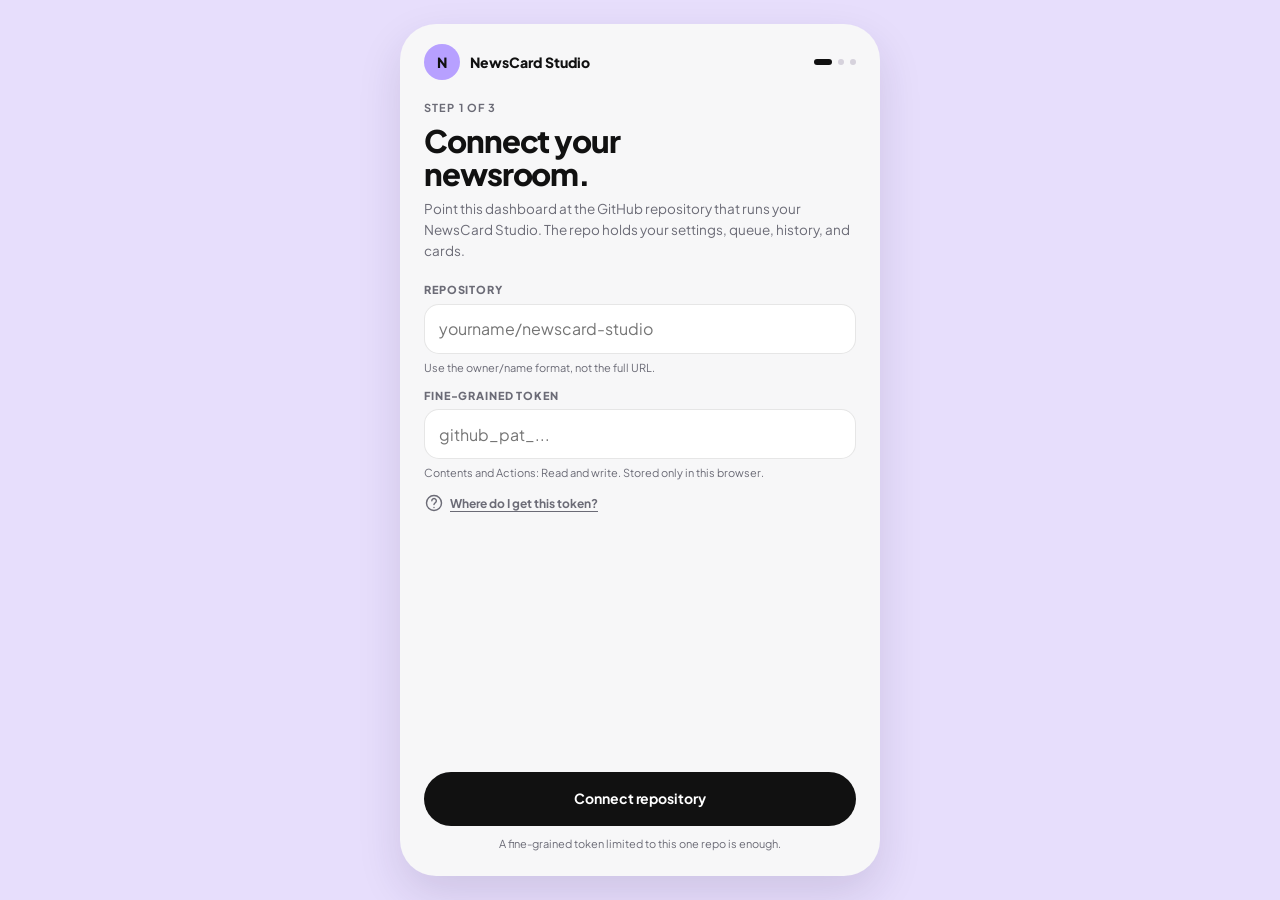
<file: docs/index.html>
<!DOCTYPE html>
<html lang="en">
<head>
  <meta charset="utf-8">
  <meta name="viewport" content="width=device-width, initial-scale=1, viewport-fit=cover">
  <meta name="theme-color" content="#E7DEFC">
  <meta name="description" content="NewsCard Studio turns live news into editorial Instagram cards.">
  <meta name="apple-mobile-web-app-capable" content="yes">
  <meta name="apple-mobile-web-app-status-bar-style" content="default">
  <meta name="apple-mobile-web-app-title" content="NewsCard">
  <title>NewsCard Studio</title>
  <link rel="manifest" href="manifest.json">
  <link rel="icon" type="image/png" sizes="192x192" href="icons/icon-192.png">
  <link rel="apple-touch-icon" href="icons/icon-180.png">
  <link rel="preconnect" href="https://fonts.googleapis.com">
  <link rel="preconnect" href="https://fonts.gstatic.com" crossorigin>
  <link href="https://fonts.googleapis.com/css2?family=Plus+Jakarta+Sans:wght@400;500;600;700;800&display=swap" rel="stylesheet">
  <link rel="stylesheet" href="style.css">
</head>
<body>
  <div class="app-frame">
    <div id="app" class="app">
      <div id="offline-banner" class="offline-banner" role="status" hidden>
        Offline, showing last saved data
      </div>

      <section id="onboarding" class="onboarding" aria-label="Setup" hidden></section>

      <div id="shell" class="shell" hidden>
        <header id="topbar" class="topbar">
          <div class="topbar-left">
            <div id="brand-avatar" class="brand-avatar" aria-hidden="true"><span id="brand-initial">N</span></div>
            <div class="topbar-titles">
              <strong id="topbar-name">NewsCard Studio</strong>
              <span id="topbar-handle" class="topbar-handle">@newscardstudio</span>
            </div>
          </div>
          <button id="run-status" class="run-status" type="button" aria-label="Run status">
            <span class="run-status-dot" id="run-status-dot"></span>
            <span id="run-status-text">Idle</span>
          </button>
        </header>

        <main id="view" class="view" tabindex="-1"></main>

        <div class="tabbar-wrap">
          <nav class="tabbar" aria-label="Primary navigation" role="tablist">
            <button class="tab" id="tab-home" type="button" role="tab" data-tab="home" aria-selected="true">
              <span class="tab-icon"><svg class="icon" aria-hidden="true"><use href="#i-home"></use></svg></span>
              <span class="tab-label">Home</span>
            </button>
            <button class="tab" id="tab-queue" type="button" role="tab" data-tab="queue" aria-selected="false">
              <span class="tab-icon"><svg class="icon" aria-hidden="true"><use href="#i-layers"></use></svg></span>
              <span class="tab-label">Queue</span>
              <span class="tab-badge" id="queue-badge" hidden>0</span>
            </button>
            <button class="tab" id="tab-schedule" type="button" role="tab" data-tab="schedule" aria-selected="false">
              <span class="tab-icon"><svg class="icon" aria-hidden="true"><use href="#i-calendar"></use></svg></span>
              <span class="tab-label">Schedule</span>
            </button>
            <button class="tab" id="tab-settings" type="button" role="tab" data-tab="settings" aria-selected="false">
              <span class="tab-icon"><svg class="icon" aria-hidden="true"><use href="#i-settings"></use></svg></span>
              <span class="tab-label">Settings</span>
            </button>
          </nav>
        </div>
      </div>

      <div id="sheet-root"></div>
      <div id="viewer-root"></div>
      <div id="toast-region" class="toast-region" aria-live="polite" aria-atomic="false"></div>
    </div>
  </div>

  <svg class="svg-sprite" aria-hidden="true" width="0" height="0">
    <defs>
      <symbol id="i-home" viewBox="0 0 24 24">
        <path d="M4 10.6 12 4l8 6.6V20a1 1 0 0 1-1 1h-4.7v-6.2H9.7V21H5a1 1 0 0 1-1-1z" fill="none" stroke="currentColor" stroke-width="1.7" stroke-linecap="round" stroke-linejoin="round"/>
      </symbol>
      <symbol id="i-layers" viewBox="0 0 24 24">
        <path d="m12 3 9 5-9 5-9-5z" fill="none" stroke="currentColor" stroke-width="1.7" stroke-linejoin="round"/>
        <path d="m3 12 9 5 9-5M3 16l9 5 9-5" fill="none" stroke="currentColor" stroke-width="1.7" stroke-linecap="round" stroke-linejoin="round"/>
      </symbol>
      <symbol id="i-calendar" viewBox="0 0 24 24">
        <rect x="3.5" y="5" width="17" height="16" rx="3" fill="none" stroke="currentColor" stroke-width="1.7"/>
        <path d="M8 3v4M16 3v4M3.5 10h17" fill="none" stroke="currentColor" stroke-width="1.7" stroke-linecap="round"/>
      </symbol>
      <symbol id="i-settings" viewBox="0 0 24 24">
        <circle cx="12" cy="12" r="3.1" fill="none" stroke="currentColor" stroke-width="1.7"/>
        <path d="M19.3 14.4a7.8 7.8 0 0 0 0-4.8l2-1.5-2-3.4-2.3 1a7.7 7.7 0 0 0-4.2-2.4L12.4 1h-4l-.4 2.3a7.7 7.7 0 0 0-4.2 2.4l-2.3-1-2 3.4 2 1.5a7.8 7.8 0 0 0 0 4.8l-2 1.5 2 3.4 2.3-1a7.7 7.7 0 0 0 4.2 2.4L10.4 23h4l.4-2.3a7.7 7.7 0 0 0 4.2-2.4l2.3 1 2-3.4z" fill="none" stroke="currentColor" stroke-width="1.5" stroke-linejoin="round"/>
      </symbol>
      <symbol id="i-chevron-right" viewBox="0 0 24 24">
        <path d="m9 5 7 7-7 7" fill="none" stroke="currentColor" stroke-width="1.8" stroke-linecap="round" stroke-linejoin="round"/>
      </symbol>
      <symbol id="i-chevron-left" viewBox="0 0 24 24">
        <path d="m15 5-7 7 7 7" fill="none" stroke="currentColor" stroke-width="1.8" stroke-linecap="round" stroke-linejoin="round"/>
      </symbol>
      <symbol id="i-close" viewBox="0 0 24 24">
        <path d="m6 6 12 12M18 6 6 18" fill="none" stroke="currentColor" stroke-width="1.8" stroke-linecap="round"/>
      </symbol>
      <symbol id="i-plus" viewBox="0 0 24 24">
        <path d="M12 5v14M5 12h14" fill="none" stroke="currentColor" stroke-width="1.8" stroke-linecap="round"/>
      </symbol>
      <symbol id="i-check" viewBox="0 0 24 24">
        <path d="m5 12.5 4.3 4.3L19 6.8" fill="none" stroke="currentColor" stroke-width="2" stroke-linecap="round" stroke-linejoin="round"/>
      </symbol>
      <symbol id="i-alert" viewBox="0 0 24 24">
        <path d="M12 3 22 20H2z" fill="none" stroke="currentColor" stroke-width="1.7" stroke-linejoin="round"/>
        <path d="M12 9v5M12 17.2v.1" fill="none" stroke="currentColor" stroke-width="1.8" stroke-linecap="round"/>
      </symbol>
      <symbol id="i-clock" viewBox="0 0 24 24">
        <circle cx="12" cy="12" r="8.5" fill="none" stroke="currentColor" stroke-width="1.7"/>
        <path d="M12 7.5V12l3.2 2" fill="none" stroke="currentColor" stroke-width="1.7" stroke-linecap="round" stroke-linejoin="round"/>
      </symbol>
      <symbol id="i-play" viewBox="0 0 24 24">
        <path d="M8 5.5v13l11-6.5z" fill="currentColor"/>
      </symbol>
      <symbol id="i-pause" viewBox="0 0 24 24">
        <path d="M8 5h3v14H8zM13 5h3v14h-3z" fill="currentColor"/>
      </symbol>
      <symbol id="i-refresh" viewBox="0 0 24 24">
        <path d="M20 11a8 8 0 1 0-2.4 6.4M20 4v7h-7" fill="none" stroke="currentColor" stroke-width="1.8" stroke-linecap="round" stroke-linejoin="round"/>
      </symbol>
      <symbol id="i-trash" viewBox="0 0 24 24">
        <path d="M4 7h16M9 7V4.5h6V7M6.5 7l.8 13h9.4l.8-13M10 11v5M14 11v5" fill="none" stroke="currentColor" stroke-width="1.7" stroke-linecap="round" stroke-linejoin="round"/>
      </symbol>
      <symbol id="i-edit" viewBox="0 0 24 24">
        <path d="M4 20h4.5L20 8.5a2.1 2.1 0 0 0-3-3L5.5 17zM13.5 7l3.5 3.5" fill="none" stroke="currentColor" stroke-width="1.7" stroke-linecap="round" stroke-linejoin="round"/>
      </symbol>
      <symbol id="i-copy" viewBox="0 0 24 24">
        <rect x="8" y="8" width="12" height="12" rx="2.5" fill="none" stroke="currentColor" stroke-width="1.7"/>
        <path d="M16 8V6a2 2 0 0 0-2-2H6a2 2 0 0 0-2 2v8a2 2 0 0 0 2 2h2" fill="none" stroke="currentColor" stroke-width="1.7" stroke-linecap="round"/>
      </symbol>
      <symbol id="i-external" viewBox="0 0 24 24">
        <path d="M14 4h6v6M20 4l-9 9" fill="none" stroke="currentColor" stroke-width="1.8" stroke-linecap="round" stroke-linejoin="round"/>
        <path d="M18 14v5a1 1 0 0 1-1 1H5a1 1 0 0 1-1-1V7a1 1 0 0 1 1-1h5" fill="none" stroke="currentColor" stroke-width="1.7" stroke-linecap="round"/>
      </symbol>
      <symbol id="i-image" viewBox="0 0 24 24">
        <rect x="3.5" y="4.5" width="17" height="15" rx="2.5" fill="none" stroke="currentColor" stroke-width="1.7"/>
        <circle cx="9" cy="9.5" r="1.6" fill="none" stroke="currentColor" stroke-width="1.5"/>
        <path d="m4.5 17 4.8-4.7 3.4 3.2 2.6-2.5 4.2 4" fill="none" stroke="currentColor" stroke-width="1.7" stroke-linecap="round" stroke-linejoin="round"/>
      </symbol>
      <symbol id="i-sparkle" viewBox="0 0 24 24">
        <path d="M12 3.5c.5 4.7 2.8 7 7.5 7.5-4.7.5-7 2.8-7.5 7.5-.5-4.7-2.8-7-7.5-7.5 4.7-.5 7-2.8 7.5-7.5zM19 3v3M17.5 4.5h3" fill="none" stroke="currentColor" stroke-width="1.6" stroke-linecap="round" stroke-linejoin="round"/>
      </symbol>
      <symbol id="i-arrow-up" viewBox="0 0 24 24">
        <path d="M12 19V5M6 11l6-6 6 6" fill="none" stroke="currentColor" stroke-width="1.8" stroke-linecap="round" stroke-linejoin="round"/>
      </symbol>
      <symbol id="i-arrow-down" viewBox="0 0 24 24">
        <path d="M12 5v14M6 13l6 6 6-6" fill="none" stroke="currentColor" stroke-width="1.8" stroke-linecap="round" stroke-linejoin="round"/>
      </symbol>
      <symbol id="i-camera" viewBox="0 0 24 24">
        <path d="M4 8h3l1.4-2h7.2L17 8h3a1 1 0 0 1 1 1v9a1 1 0 0 1-1 1H4a1 1 0 0 1-1-1V9a1 1 0 0 1 1-1z" fill="none" stroke="currentColor" stroke-width="1.7" stroke-linejoin="round"/>
        <circle cx="12" cy="13" r="3.2" fill="none" stroke="currentColor" stroke-width="1.7"/>
      </symbol>
      <symbol id="i-wifi-off" viewBox="0 0 24 24">
        <path d="m3 3 18 18M9.5 17.3a4 4 0 0 1 5 0M6 13.8a10 10 0 0 1 3-1.7M18 13.8a10 10 0 0 0-2.5-1.5M2 9a15 15 0 0 1 4.2-2.3M22 9a15 15 0 0 0-8.4-2.8" fill="none" stroke="currentColor" stroke-width="1.7" stroke-linecap="round" stroke-linejoin="round"/>
        <circle cx="12" cy="20" r=".8" fill="currentColor"/>
      </symbol>
      <symbol id="i-key" viewBox="0 0 24 24">
        <circle cx="8" cy="12" r="4" fill="none" stroke="currentColor" stroke-width="1.7"/>
        <path d="M12 12h9M17 12v3.5M20 12v2.5" fill="none" stroke="currentColor" stroke-width="1.7" stroke-linecap="round"/>
      </symbol>
      <symbol id="i-help" viewBox="0 0 24 24">
        <circle cx="12" cy="12" r="9" fill="none" stroke="currentColor" stroke-width="1.7"/>
        <path d="M9.4 9.3a2.7 2.7 0 1 1 4.3 2.2c-.9.7-1.7 1.2-1.7 2.4M12 17.3v.1" fill="none" stroke="currentColor" stroke-width="1.7" stroke-linecap="round"/>
      </symbol>
      <symbol id="i-more" viewBox="0 0 24 24">
        <circle cx="5" cy="12" r="1.5" fill="currentColor"/>
        <circle cx="12" cy="12" r="1.5" fill="currentColor"/>
        <circle cx="19" cy="12" r="1.5" fill="currentColor"/>
      </symbol>
    </defs>
  </svg>

  <script src="app.js" defer></script>
</body>
</html>
</file>
<file: docs/style.css>
:root {
  --page: #E7DEFC;
  --canvas: #F7F7F8;
  --surface: #FFFFFF;
  --ink: #111111;
  --muted: #6B6B76;
  --faint: #9A97A0;
  --line: rgba(17, 17, 17, 0.10);
  --line-strong: rgba(17, 17, 17, 0.20);
  --lavender: #B7A0FF;
  --amber: #FFBB5A;
  --sky: #A9CCFF;
  --pink: #FF9BF2;
  --lavender-soft: #EFE9FF;
  --amber-soft: #FFF0D8;
  --sky-soft: #E7F1FF;
  --pink-soft: #FFE9FC;
  --green-soft: #DFF5E6;
  --green: #1B6E3C;
  --red-soft: #FDE9E6;
  --danger: #B42318;
  --radius-lg: 28px;
  --radius-md: 22px;
  --radius-sm: 16px;
  --side: 20px;
  --font: "Plus Jakarta Sans", -apple-system, BlinkMacSystemFont, "Segoe UI", sans-serif;
  --shadow: 0 18px 44px rgba(39, 26, 73, 0.13);
  --ease: 200ms cubic-bezier(0.2, 0.7, 0.3, 1);
}

* { box-sizing: border-box; }

[hidden] { display: none !important; }

html {
  background: var(--page);
  -webkit-text-size-adjust: 100%;
}

body {
  margin: 0;
  min-height: 100dvh;
  background: var(--page);
  color: var(--ink);
  font-family: var(--font);
  font-size: 16px;
  line-height: 1.45;
  -webkit-font-smoothing: antialiased;
  overscroll-behavior: none;
}

button,
input,
textarea,
select {
  font: inherit;
  color: inherit;
}

button {
  border: 0;
  background: none;
  padding: 0;
  cursor: pointer;
  touch-action: manipulation;
  -webkit-tap-highlight-color: transparent;
}

a { color: inherit; }

h1, h2, h3, p { margin: 0; }

:focus-visible {
  outline: 2px solid var(--ink);
  outline-offset: 2px;
}

.svg-sprite { position: absolute; }

.icon {
  width: 20px;
  height: 20px;
  display: block;
  flex: 0 0 auto;
}

.app-frame {
  min-height: 100dvh;
  display: flex;
  justify-content: center;
  background: var(--page);
}

.app {
  position: relative;
  width: 100%;
  max-width: 480px;
  height: 100dvh;
  background: var(--canvas);
  display: flex;
  flex-direction: column;
  overflow: hidden;
}

@media (min-width: 560px) {
  .app-frame {
    padding: 24px;
    align-items: center;
  }
  .app {
    height: min(920px, calc(100dvh - 48px));
    border-radius: 36px;
    box-shadow: var(--shadow);
  }
}

.offline-banner {
  flex: 0 0 auto;
  background: var(--amber);
  color: var(--ink);
  font-size: 12.5px;
  font-weight: 700;
  text-align: center;
  padding: 9px 16px;
}

.shell {
  flex: 1 1 auto;
  min-height: 0;
  display: flex;
  flex-direction: column;
}

.topbar {
  flex: 0 0 auto;
  display: flex;
  align-items: center;
  justify-content: space-between;
  gap: 12px;
  padding: calc(14px + env(safe-area-inset-top)) var(--side) 10px;
  background: var(--canvas);
  z-index: 10;
}

.topbar-left {
  display: flex;
  align-items: center;
  gap: 10px;
  min-width: 0;
}

.brand-avatar {
  width: 40px;
  height: 40px;
  border-radius: 50%;
  background: var(--lavender);
  display: grid;
  place-items: center;
  font-size: 16px;
  font-weight: 800;
  color: var(--ink);
  flex: 0 0 auto;
  overflow: hidden;
}

.brand-avatar img {
  width: 100%;
  height: 100%;
  object-fit: cover;
}

.topbar-titles {
  display: flex;
  flex-direction: column;
  min-width: 0;
}
.topbar-titles strong {
  font-size: 14.5px;
  font-weight: 700;
  letter-spacing: -0.01em;
  white-space: nowrap;
  overflow: hidden;
  text-overflow: ellipsis;
  max-width: 210px;
}
.topbar-handle {
  font-size: 11.5px;
  color: var(--muted);
  white-space: nowrap;
  overflow: hidden;
  text-overflow: ellipsis;
  max-width: 210px;
}

.run-status {
  display: inline-flex;
  align-items: center;
  gap: 7px;
  height: 34px;
  padding: 0 12px;
  border-radius: 999px;
  border: 1px solid var(--line);
  background: var(--surface);
  font-size: 11.5px;
  font-weight: 600;
  color: var(--muted);
  flex: 0 0 auto;
}
.run-status:active { transform: scale(0.98); }

.run-status-dot {
  width: 8px;
  height: 8px;
  border-radius: 50%;
  background: var(--faint);
}
.run-status[data-state="running"] .run-status-dot {
  background: var(--amber);
  animation: pulse 1.6s ease-in-out infinite;
}
.run-status[data-state="done"] .run-status-dot { background: var(--green); }
.run-status[data-state="failed"] .run-status-dot { background: var(--danger); }

@keyframes pulse {
  0%, 100% { opacity: 1; }
  50% { opacity: 0.35; }
}

.view {
  flex: 1 1 auto;
  min-height: 0;
  overflow-y: auto;
  overflow-x: hidden;
  padding: 4px var(--side) 28px;
  overscroll-behavior-y: contain;
  scroll-behavior: smooth;
  -webkit-overflow-scrolling: touch;
}

.screen-head {
  display: flex;
  align-items: flex-end;
  justify-content: space-between;
  gap: 12px;
  padding: 8px 0 14px;
}
.screen-head h1 {
  font-size: 28px;
  line-height: 1.1;
  font-weight: 800;
  letter-spacing: -0.03em;
}
.screen-head p {
  font-size: 12.5px;
  color: var(--muted);
}
.eyebrow {
  font-size: 11px;
  letter-spacing: 0.1em;
  text-transform: uppercase;
  font-weight: 700;
  color: var(--muted);
}

.muted { color: var(--muted); }
.small { font-size: 12.5px; }
.tiny { font-size: 11px; }
.strong { font-weight: 700; }

.home-head {
  padding: 12px 0 16px;
}
.home-head h1 {
  margin-top: 3px;
  font-size: 27px;
  font-weight: 800;
  letter-spacing: -0.035em;
}
.home-head h1 span { color: var(--muted); font-weight: 600; }
.home-head p { font-size: 13px; color: var(--muted); }

.hero {
  position: relative;
  border-radius: var(--radius-lg);
  padding: 20px;
  overflow: hidden;
  isolation: isolate;
  margin-bottom: 14px;
}
.hero::after {
  content: "";
  position: absolute;
  width: 210px;
  height: 210px;
  border-radius: 50%;
  background: rgba(255, 255, 255, 0.22);
  right: -84px;
  bottom: -116px;
  z-index: -1;
}
.hero-top {
  display: flex;
  align-items: center;
  justify-content: space-between;
  gap: 8px;
}
.mode-badge {
  display: inline-flex;
  align-items: center;
  gap: 5px;
  height: 26px;
  padding: 0 10px;
  border-radius: 999px;
  background: rgba(255, 255, 255, 0.62);
  font-size: 10.5px;
  font-weight: 800;
  letter-spacing: 0.02em;
  text-transform: uppercase;
}
.hero-time {
  font-size: 48px;
  line-height: 1;
  font-weight: 800;
  letter-spacing: -0.055em;
  margin: 22px 0 4px;
}
.hero-time small {
  font-size: 19px;
  font-weight: 700;
  letter-spacing: -0.01em;
  margin-left: 5px;
}
.hero-meta {
  font-size: 13px;
  font-weight: 600;
  color: rgba(17, 17, 17, 0.72);
}
.hero-paused {
  background: var(--amber);
}
.hero-paused .hero-time {
  font-size: 30px;
  margin-top: 20px;
}
.resume-btn {
  margin-top: 16px;
  min-height: 44px;
  padding: 0 18px;
  border-radius: 999px;
  background: var(--ink);
  color: #fff;
  font-size: 13px;
  font-weight: 700;
  display: inline-flex;
  align-items: center;
  gap: 8px;
}

.pastel-lavender { background: var(--lavender); }
.pastel-amber { background: var(--amber); }
.pastel-sky { background: var(--sky); }
.pastel-pink { background: var(--pink); }

.home-actions {
  display: grid;
  grid-template-columns: 1.08fr 0.92fr;
  gap: 10px;
  margin: 2px 0 22px;
}
.home-actions .btn { height: 54px; font-size: 14px; }

.btn {
  min-height: 46px;
  border-radius: 999px;
  display: inline-flex;
  align-items: center;
  justify-content: center;
  gap: 8px;
  padding: 0 18px;
  font-size: 14px;
  font-weight: 700;
  letter-spacing: -0.005em;
  transition: transform var(--ease), background var(--ease), color var(--ease), border-color var(--ease);
  border: 1.5px solid transparent;
  white-space: nowrap;
}
.btn:active { transform: scale(0.98); }
.btn:disabled { opacity: 0.45; pointer-events: none; }
.btn-primary { background: var(--ink); color: #fff; }
.btn-outline { background: transparent; border-color: var(--ink); color: var(--ink); }
.btn-soft { background: var(--surface); color: var(--ink); border-color: var(--line); }
.btn-block { width: 100%; }
.btn-lg { height: 54px; }
.btn-sm {
  min-height: 44px;
  font-size: 12.5px;
  padding: 0 14px;
}
.btn-danger {
  color: var(--danger);
  border-color: rgba(180, 35, 24, 0.35);
  background: var(--surface);
}
.btn-danger-solid { background: var(--danger); color: #fff; }
.btn-icon {
  width: 44px;
  min-width: 44px;
  height: 44px;
  padding: 0;
  border-radius: 50%;
  border: 1px solid var(--line);
  background: var(--surface);
  color: var(--ink);
}
.btn-icon:disabled { opacity: 0.35; }

.section-head {
  display: flex;
  align-items: center;
  justify-content: space-between;
  gap: 10px;
  margin: 22px 0 10px;
}
.section-head h2 {
  font-size: 17px;
  font-weight: 800;
  letter-spacing: -0.02em;
}
.link-btn {
  min-height: 44px;
  display: inline-flex;
  align-items: center;
  gap: 2px;
  font-size: 12px;
  font-weight: 700;
  color: var(--muted);
}

.week-strip {
  display: grid;
  grid-template-columns: repeat(7, 1fr);
  gap: 5px;
  margin: 0 0 6px;
}
.week-day {
  min-height: 64px;
  border-radius: 18px;
  background: var(--surface);
  border: 1px solid var(--line);
  display: flex;
  flex-direction: column;
  align-items: center;
  justify-content: center;
  gap: 3px;
  position: relative;
  padding: 6px 2px;
}
.week-day .dow {
  font-size: 9.5px;
  text-transform: uppercase;
  letter-spacing: 0.06em;
  color: var(--muted);
  font-weight: 700;
}
.week-day .dom {
  font-size: 14px;
  font-weight: 800;
}
.week-day .dot {
  width: 4px;
  height: 4px;
  border-radius: 50%;
  background: var(--lavender);
}
.week-day.today {
  background: var(--ink);
  border-color: var(--ink);
  color: #fff;
}
.week-day.today .dow { color: rgba(255, 255, 255, 0.62); }
.week-day.today .dot { background: #fff; }

.post-list {
  background: var(--surface);
  border-radius: var(--radius-md);
  border: 1px solid var(--line);
  overflow: hidden;
}
.post-row {
  width: 100%;
  display: flex;
  align-items: center;
  gap: 12px;
  text-align: left;
  padding: 12px;
  border-bottom: 1px solid var(--line);
}
.post-row:last-child { border-bottom: 0; }
.post-row:active { background: #F2F0F4; }
.post-thumb {
  width: 52px;
  height: 65px;
  border-radius: 10px;
  object-fit: cover;
  background: var(--lavender-soft);
  flex: 0 0 auto;
}
.post-thumb-fallback {
  width: 52px;
  height: 65px;
  border-radius: 10px;
  background: var(--lavender-soft);
  display: grid;
  place-items: center;
  color: var(--muted);
  flex: 0 0 auto;
}
.post-meta { min-width: 0; flex: 1; }
.post-meta strong {
  display: -webkit-box;
  -webkit-line-clamp: 2;
  -webkit-box-orient: vertical;
  overflow: hidden;
  font-size: 13.5px;
  line-height: 1.35;
  font-weight: 700;
}
.post-sub {
  display: flex;
  align-items: center;
  gap: 6px;
  margin-top: 4px;
  font-size: 11px;
  color: var(--muted);
}
.status-pill {
  display: inline-flex;
  align-items: center;
  height: 21px;
  padding: 0 8px;
  border-radius: 999px;
  font-size: 10px;
  font-weight: 800;
  letter-spacing: 0.02em;
  white-space: nowrap;
}
.status-posted { background: var(--green-soft); color: var(--green); }
.status-failed { background: var(--red-soft); color: var(--danger); }
.status-pending { background: var(--amber-soft); color: #7A4B00; }
.status-dry { background: var(--sky-soft); color: #1F4C82; }
.status-discarded { background: #EFEDEB; color: var(--muted); }

.empty-card {
  background: var(--surface);
  border: 1px dashed var(--line-strong);
  border-radius: var(--radius-md);
  padding: 24px 18px;
  text-align: center;
}
.empty-card p {
  color: var(--muted);
  font-size: 13px;
  margin-top: 4px;
}
.empty-illustration {
  width: 92px;
  height: 74px;
  margin: 0 auto 12px;
  position: relative;
}
.empty-illustration span {
  position: absolute;
  width: 58px;
  height: 68px;
  border-radius: 12px;
  border: 1.5px solid var(--line-strong);
  background: var(--surface);
}
.empty-illustration span:nth-child(1) { left: 6px; top: 6px; transform: rotate(-7deg); background: var(--sky-soft); }
.empty-illustration span:nth-child(2) { left: 18px; top: 3px; transform: rotate(3deg); background: var(--pink-soft); }
.empty-illustration span:nth-child(3) { left: 30px; top: 0; transform: rotate(9deg); background: var(--lavender-soft); }
.empty-illustration::after {
  content: "";
  position: absolute;
  left: 17px;
  bottom: 7px;
  width: 62px;
  height: 3px;
  border-radius: 999px;
  background: var(--line-strong);
}

.tabbar-wrap {
  flex: 0 0 auto;
  padding: 8px 14px max(12px, env(safe-area-inset-bottom));
  background: var(--canvas);
  z-index: 20;
}
.tabbar {
  height: 66px;
  border-radius: 999px;
  background: var(--ink);
  display: flex;
  align-items: center;
  justify-content: space-around;
  padding: 0 6px;
  box-shadow: var(--shadow);
}
.tab {
  width: 78px;
  height: 58px;
  display: flex;
  flex-direction: column;
  align-items: center;
  justify-content: center;
  gap: 2px;
  color: rgba(255, 255, 255, 0.60);
  position: relative;
  border-radius: 999px;
}
.tab-icon {
  width: 36px;
  height: 36px;
  border-radius: 50%;
  display: grid;
  place-items: center;
  transition: background var(--ease), color var(--ease), transform var(--ease);
}
.tab .icon { width: 19px; height: 19px; }
.tab-label {
  font-size: 9.5px;
  font-weight: 700;
  letter-spacing: 0.02em;
}
.tab[aria-selected="true"] { color: #fff; }
.tab[aria-selected="true"] .tab-icon {
  background: var(--surface);
  color: var(--ink);
}
.tab[aria-selected="true"] .tab-label { color: #fff; }
.tab:active .tab-icon { transform: scale(0.94); }
.tab-badge {
  position: absolute;
  top: 4px;
  right: 16px;
  min-width: 17px;
  height: 17px;
  border-radius: 999px;
  background: var(--pink);
  color: var(--ink);
  font-size: 9px;
  font-weight: 800;
  display: grid;
  place-items: center;
  padding: 0 4px;
  border: 2px solid var(--ink);
}

.chip-row {
  display: flex;
  flex-wrap: wrap;
  gap: 8px;
}
.chip {
  min-height: 38px;
  border-radius: 999px;
  border: 1px solid var(--line-strong);
  padding: 7px 13px;
  font-size: 12px;
  font-weight: 600;
  display: inline-flex;
  align-items: center;
  gap: 6px;
  background: transparent;
  color: var(--ink);
  transition: background var(--ease), color var(--ease), border-color var(--ease);
}
.chip[aria-pressed="true"],
.chip.is-selected {
  background: var(--ink);
  border-color: var(--ink);
  color: #fff;
}
.chip-pastel {
  border-color: transparent;
  background: var(--surface);
}
.chip-pastel[aria-pressed="true"] {
  background: var(--ink);
  color: #fff;
}
.chip .icon { width: 15px; height: 15px; }

.card {
  background: var(--surface);
  border: 1px solid var(--line);
  border-radius: var(--radius-md);
  padding: 16px;
}
.card + .card { margin-top: 12px; }

.settings-card {
  background: var(--surface);
  border: 1px solid var(--line);
  border-radius: var(--radius-md);
  padding: 16px;
  margin-bottom: 12px;
}
.settings-card h2 {
  font-size: 15px;
  font-weight: 800;
  letter-spacing: -0.015em;
}
.settings-card .hint {
  font-size: 11.5px;
  color: var(--muted);
  line-height: 1.5;
  margin-top: 4px;
}
.settings-card + .settings-card { margin-top: 12px; }
.settings-inner {
  margin-top: 12px;
  display: flex;
  flex-direction: column;
  gap: 12px;
}
.row {
  display: flex;
  align-items: center;
  justify-content: space-between;
  gap: 14px;
  min-height: 48px;
}
.row + .row { border-top: 1px solid var(--line); padding-top: 10px; }
.row-text { min-width: 0; }
.row-text strong { font-size: 13.5px; font-weight: 700; display: block; }
.row-text span { font-size: 11.5px; color: var(--muted); display: block; margin-top: 1px; line-height: 1.4; }
.row-actions { display: flex; align-items: center; gap: 6px; flex: 0 0 auto; }
.row .btn-icon { width: 44px; min-width: 44px; height: 44px; }

.switch {
  width: 50px;
  height: 30px;
  min-width: 50px;
  border-radius: 999px;
  background: #D9D6D0;
  position: relative;
  transition: background var(--ease);
  flex: 0 0 auto;
}
.switch::after {
  content: "";
  position: absolute;
  width: 24px;
  height: 24px;
  border-radius: 50%;
  background: #fff;
  top: 3px;
  left: 3px;
  transition: transform var(--ease);
  box-shadow: 0 1px 3px rgba(17, 17, 17, 0.16);
}
.switch[aria-checked="true"] { background: var(--ink); }
.switch[aria-checked="true"]::after { transform: translateX(20px); }
.switch:disabled { opacity: 0.45; }

.segmented {
  display: grid;
  grid-auto-flow: column;
  grid-auto-columns: 1fr;
  gap: 3px;
  padding: 4px;
  border-radius: 999px;
  background: #ECE9E3;
}
.segmented button {
  min-height: 40px;
  border-radius: 999px;
  font-size: 12px;
  font-weight: 700;
  color: var(--muted);
  transition: background var(--ease), color var(--ease);
}
.segmented button[aria-pressed="true"] {
  background: var(--surface);
  color: var(--ink);
  box-shadow: 0 1px 2px rgba(17, 17, 17, 0.08);
}
.segment-note {
  display: grid;
  grid-template-columns: 1fr 1fr;
  gap: 10px;
  margin-top: 8px;
}
.segment-note p {
  font-size: 10.5px;
  color: var(--muted);
  line-height: 1.45;
}

.stepper {
  display: flex;
  align-items: center;
  gap: 4px;
  flex: 0 0 auto;
}
.stepper button {
  width: 44px;
  height: 44px;
  border-radius: 50%;
  border: 1px solid var(--line);
  display: grid;
  place-items: center;
  background: var(--surface);
}
.stepper .value {
  min-width: 30px;
  text-align: center;
  font-size: 17px;
  font-weight: 800;
}

.next-run {
  display: inline-flex;
  align-items: center;
  gap: 6px;
  font-size: 12px;
  color: var(--muted);
  font-weight: 600;
  margin: 0 0 12px;
}
.next-run .icon { width: 15px; height: 15px; }

.slot-card {
  border-radius: var(--radius-lg);
  padding: 16px;
  margin-bottom: 12px;
  position: relative;
  overflow: hidden;
}
.slot-top {
  display: flex;
  align-items: flex-start;
  justify-content: space-between;
  gap: 12px;
}
.slot-time {
  font-size: 36px;
  line-height: 1;
  font-weight: 800;
  letter-spacing: -0.05em;
}
.slot-time small {
  font-size: 13px;
  letter-spacing: 0;
  font-weight: 700;
  margin-left: 4px;
}
.slot-sub {
  margin-top: 5px;
  font-size: 11.5px;
  font-weight: 600;
  color: rgba(17, 17, 17, 0.66);
}
.day-row {
  display: grid;
  grid-template-columns: repeat(7, minmax(0, 1fr));
  gap: 4px;
  padding: 12px 1px 5px;
}
.day-chip {
  width: 100%;
  max-width: 44px;
  min-width: 0;
  aspect-ratio: 1;
  justify-self: center;
  border-radius: 50%;
  border: 1px solid rgba(17, 17, 17, 0.18);
  font-size: 11px;
  font-weight: 800;
  display: grid;
  place-items: center;
  background: rgba(255, 255, 255, 0.30);
  color: var(--ink);
}
.day-chip[aria-pressed="true"] {
  background: var(--ink);
  border-color: var(--ink);
  color: #fff;
}
.slot-bottom {
  display: flex;
  align-items: center;
  justify-content: space-between;
  gap: 10px;
  margin-top: 8px;
  flex-wrap: wrap;
}
.slot-mode {
  display: inline-flex;
  align-items: center;
  gap: 2px;
  background: rgba(255, 255, 255, 0.38);
  border-radius: 999px;
  padding: 3px;
}
.slot-mode button {
  min-height: 36px;
  padding: 0 10px;
  border-radius: 999px;
  font-size: 10.5px;
  font-weight: 700;
  color: rgba(17, 17, 17, 0.62);
}
.slot-mode button[aria-pressed="true"] {
  background: var(--ink);
  color: #fff;
}
.slot-edit {
  width: 44px;
  height: 44px;
  border-radius: 50%;
  background: rgba(255, 255, 255, 0.45);
  display: grid;
  place-items: center;
}
.sticky-action {
  position: sticky;
  bottom: 8px;
  padding-top: 10px;
  background: var(--canvas);
  z-index: 5;
}

.queue-card {
  background: var(--surface);
  border: 1px solid var(--line);
  border-radius: var(--radius-lg);
  padding: 10px;
  margin-bottom: 16px;
  position: relative;
  touch-action: pan-y;
  transition: transform 180ms ease;
}
.queue-open { display: block; width: 100%; text-align: left; }
.queue-card img.card-preview,
.queue-open .card-preview {
  width: 100%;
  aspect-ratio: 4 / 5;
  object-fit: cover;
  border-radius: 20px;
  display: block;
  background: var(--lavender-soft);
}
.queue-body { padding: 12px 6px 4px; }
.queue-meta {
  display: flex;
  align-items: center;
  gap: 6px;
  flex-wrap: wrap;
  margin-bottom: 7px;
}
.category-chip {
  display: inline-flex;
  align-items: center;
  height: 24px;
  padding: 0 9px;
  border-radius: 999px;
  background: var(--sky-soft);
  color: #1F4C82;
  font-size: 10px;
  font-weight: 800;
  letter-spacing: 0.02em;
}
.style-chip {
  display: inline-flex;
  align-items: center;
  height: 24px;
  padding: 0 9px;
  border-radius: 999px;
  border: 1px solid var(--line);
  color: var(--muted);
  font-size: 10px;
  font-weight: 700;
}
.queue-headline {
  font-size: 19px;
  line-height: 1.22;
  font-weight: 800;
  letter-spacing: -0.02em;
}
.queue-actions {
  display: grid;
  gap: 8px;
  margin-top: 14px;
}
.queue-secondary {
  display: grid;
  grid-template-columns: 1fr 1fr;
  gap: 8px;
}
.queue-error {
  margin-top: 10px;
  background: var(--red-soft);
  color: var(--danger);
  border-radius: 14px;
  padding: 10px 12px;
  font-size: 11.5px;
  line-height: 1.45;
  text-align: left;
}
.swipe-hint {
  position: absolute;
  inset: 0;
  border-radius: var(--radius-lg);
  display: flex;
  align-items: center;
  justify-content: space-between;
  padding: 0 22px;
  font-size: 11px;
  font-weight: 800;
  pointer-events: none;
  z-index: 0;
}
.swipe-hint span:first-child { color: var(--danger); }
.swipe-hint span:last-child { color: var(--green); }
.swipe-wrap { position: relative; border-radius: var(--radius-lg); overflow: hidden; margin-bottom: 16px; }
.swipe-wrap .queue-card { position: relative; z-index: 1; margin-bottom: 0; }

.queue-thumbs {
  display: flex;
  gap: 10px;
  align-items: center;
  padding: 8px 0 2px;
}
.queue-thumb {
  width: 62px;
  height: 62px;
  border-radius: 14px;
  background: var(--lavender-soft);
  flex: 0 0 auto;
  object-fit: cover;
}

.skeleton {
  background: #ECE9E3;
  border-radius: 18px;
  position: relative;
  overflow: hidden;
}
.skeleton::after {
  content: "";
  position: absolute;
  inset: 0;
  background: #F7F7F8;
  opacity: 0;
  animation: shimmer 1.5s ease-in-out infinite;
}
@keyframes shimmer {
  0%, 100% { opacity: 0; }
  50% { opacity: 0.85; }
}
.sk-hero { height: 190px; border-radius: var(--radius-lg); margin-bottom: 14px; }
.sk-row { height: 68px; margin-bottom: 10px; }
.sk-title { height: 30px; width: 55%; margin: 18px 0 14px; }
.sk-week { height: 64px; margin: 14px 0; }
.sk-line { height: 14px; border-radius: 8px; }
.sk-line.short { width: 44%; }

.form-field { display: flex; flex-direction: column; gap: 6px; text-align: left; }
.form-field + .form-field { margin-top: 12px; }
.form-field > label {
  font-size: 11px;
  text-transform: uppercase;
  letter-spacing: 0.08em;
  font-weight: 800;
  color: var(--muted);
}
.input {
  width: 100%;
  min-height: 50px;
  border-radius: 15px;
  border: 1px solid var(--line);
  background: var(--surface);
  padding: 12px 14px;
  font-size: 16px;
  outline: none;
  transition: border-color var(--ease);
}
.input:focus { border-color: var(--ink); }
textarea.input { min-height: 140px; resize: vertical; line-height: 1.5; }
.field-help { font-size: 11px; color: var(--muted); line-height: 1.45; }
.input-counter {
  display: flex;
  justify-content: space-between;
  gap: 8px;
  font-size: 11px;
  color: var(--muted);
}

.onboarding {
  flex: 1 1 auto;
  min-height: 0;
  overflow-y: auto;
  padding: calc(20px + env(safe-area-inset-top)) 24px calc(24px + env(safe-area-inset-bottom));
  display: flex;
  flex-direction: column;
}
.onboard-top {
  display: flex;
  align-items: center;
  justify-content: space-between;
  gap: 12px;
  margin-bottom: 20px;
}
.onboard-brand {
  display: flex;
  align-items: center;
  gap: 10px;
  font-size: 14px;
  font-weight: 800;
}
.onboard-brand .brand-avatar { width: 36px; height: 36px; font-size: 14px; }
.progress-dots { display: flex; gap: 6px; }
.progress-dots span {
  width: 6px;
  height: 6px;
  border-radius: 50%;
  background: #D6D2DC;
  transition: width var(--ease), background var(--ease);
}
.progress-dots span.active { width: 18px; border-radius: 999px; background: var(--ink); }
.onboard-step { flex: 1 0 auto; display: flex; flex-direction: column; }
.onboard-step h1 {
  font-size: 31px;
  line-height: 1.08;
  letter-spacing: -0.035em;
  font-weight: 800;
  margin: 8px 0 8px;
}
.onboard-step .lede { font-size: 13.5px; color: var(--muted); line-height: 1.55; margin-bottom: 20px; }
.onboard-footer { margin-top: auto; padding-top: 24px; }
.onboard-footer .btn { height: 54px; }
.help-link {
  min-height: 44px;
  display: inline-flex;
  align-items: center;
  gap: 6px;
  font-size: 12px;
  font-weight: 700;
  color: var(--muted);
  text-decoration: underline;
  text-underline-offset: 3px;
}
.verify-row {
  display: flex;
  align-items: center;
  gap: 8px;
  margin-top: 10px;
  font-size: 12px;
  font-weight: 700;
  color: var(--green);
}
.verify-row.error { color: var(--danger); }
.verify-spinner {
  width: 16px;
  height: 16px;
  border-radius: 50%;
  border: 2px solid var(--line-strong);
  border-top-color: var(--ink);
  animation: spin 0.8s linear infinite;
}
@keyframes spin { to { transform: rotate(360deg); } }
.topic-grid {
  display: grid;
  grid-template-columns: 1fr 1fr;
  gap: 10px;
}
.topic-choice {
  min-height: 68px;
  border-radius: 20px;
  padding: 12px 14px;
  display: flex;
  align-items: center;
  justify-content: space-between;
  gap: 8px;
  border: 2px solid transparent;
  font-size: 13px;
  font-weight: 700;
  text-align: left;
  transition: border-color var(--ease), transform var(--ease);
}
.topic-choice:active { transform: scale(0.98); }
.topic-choice[aria-pressed="true"] { border-color: var(--ink); }
.topic-choice .check {
  width: 22px;
  height: 22px;
  border-radius: 50%;
  border: 1.5px solid rgba(17, 17, 17, 0.28);
  display: grid;
  place-items: center;
  flex: 0 0 auto;
}
.topic-choice[aria-pressed="true"] .check { background: var(--ink); border-color: var(--ink); color: #fff; }
.topic-choice .check .icon { width: 13px; height: 13px; }
.preset-grid { display: grid; gap: 10px; }
.preset {
  width: 100%;
  min-height: 78px;
  border-radius: 22px;
  border: 1.5px solid var(--line);
  background: var(--surface);
  display: flex;
  align-items: center;
  justify-content: space-between;
  gap: 12px;
  padding: 14px 16px;
  text-align: left;
  transition: border-color var(--ease), transform var(--ease);
}
.preset:active { transform: scale(0.99); }
.preset[aria-pressed="true"] { border-color: var(--ink); border-width: 2px; }
.preset strong { display: block; font-size: 14px; }
.preset span { display: block; font-size: 11.5px; color: var(--muted); margin-top: 2px; }
.preset .preset-time { font-size: 19px; font-weight: 800; letter-spacing: -0.03em; }
.custom-time { margin-top: 12px; }
.time-grid {
  display: grid;
  grid-template-columns: repeat(4, 1fr);
  gap: 6px;
  max-height: 210px;
  overflow-y: auto;
  padding: 4px 2px;
}
.time-chip {
  min-height: 44px;
  border-radius: 12px;
  border: 1px solid var(--line);
  background: var(--surface);
  font-size: 10.5px;
  font-weight: 700;
  padding: 0 2px;
}
.time-chip[aria-pressed="true"] {
  background: var(--ink);
  color: #fff;
  border-color: var(--ink);
}

.backdrop {
  position: fixed;
  inset: 0;
  background: rgba(17, 17, 17, 0.34);
  z-index: 80;
  opacity: 0;
  transition: opacity var(--ease);
}
.backdrop.open { opacity: 1; }

.sheet {
  position: fixed;
  left: 50%;
  bottom: 0;
  width: min(480px, 100%);
  max-height: 92dvh;
  background: var(--canvas);
  border-radius: 28px 28px 0 0;
  z-index: 90;
  transform: translate(-50%, 104%);
  transition: transform var(--ease);
  display: flex;
  flex-direction: column;
  box-shadow: var(--shadow);
  padding-bottom: env(safe-area-inset-bottom);
  will-change: transform;
}
.sheet.open { transform: translate(-50%, 0); }
.sheet.dragging { transition: none; }
.sheet-handle-wrap {
  flex: 0 0 auto;
  padding: 10px 0 2px;
  touch-action: none;
  cursor: grab;
}
.sheet-handle {
  width: 42px;
  height: 4px;
  border-radius: 999px;
  background: #D5D1D9;
  margin: 0 auto;
}
.sheet-head {
  flex: 0 0 auto;
  display: flex;
  align-items: flex-start;
  justify-content: space-between;
  gap: 12px;
  padding: 10px 20px 8px;
}
.sheet-head h2 {
  font-size: 19px;
  font-weight: 800;
  letter-spacing: -0.02em;
  line-height: 1.25;
}
.sheet-head p {
  font-size: 12px;
  color: var(--muted);
  margin-top: 3px;
  line-height: 1.45;
}
.sheet-close {
  width: 44px;
  height: 44px;
  border-radius: 50%;
  background: var(--surface);
  border: 1px solid var(--line);
  display: grid;
  place-items: center;
  flex: 0 0 auto;
}
.sheet-body {
  overflow-y: auto;
  padding: 4px 20px 18px;
  overscroll-behavior: contain;
  -webkit-overflow-scrolling: touch;
}
.sheet-actions {
  flex: 0 0 auto;
  padding: 12px 20px calc(14px + env(safe-area-inset-bottom));
  background: var(--canvas);
  border-top: 1px solid var(--line);
  display: grid;
  gap: 8px;
}
.sheet-actions .btn { height: 52px; }
.sheet-list { display: flex; flex-direction: column; }
.sheet-list-item {
  min-height: 56px;
  display: flex;
  align-items: center;
  justify-content: space-between;
  gap: 12px;
  border-bottom: 1px solid var(--line);
  text-align: left;
  padding: 8px 0;
}
.sheet-list-item:last-child { border-bottom: 0; }
.sheet-list-item strong { font-size: 13.5px; }
.sheet-list-item span { font-size: 11.5px; color: var(--muted); }
.help-sheet ol { margin: 8px 0 0; padding-left: 20px; }
.help-sheet li { font-size: 13px; line-height: 1.65; color: var(--ink); margin-bottom: 8px; }
.help-sheet code {
  background: #ECE9E3;
  border-radius: 5px;
  padding: 1px 5px;
  font-size: 11.5px;
  word-break: break-all;
}

.viewer {
  position: fixed;
  top: 0;
  bottom: 0;
  left: 50%;
  transform: translateX(-50%);
  width: min(480px, 100%);
  background: var(--canvas);
  z-index: 120;
  overflow-y: auto;
  padding: calc(12px + env(safe-area-inset-top)) 20px calc(24px + env(safe-area-inset-bottom));
  animation: viewer-in 220ms cubic-bezier(0.2, 0.7, 0.3, 1);
}
@keyframes viewer-in {
  from { transform: translate(-50%, 18px); opacity: 0; }
  to { transform: translate(-50%, 0); opacity: 1; }
}
.viewer-head {
  display: flex;
  align-items: center;
  justify-content: space-between;
  gap: 12px;
  margin-bottom: 12px;
}
.viewer-head h2 { font-size: 16px; font-weight: 800; }
.viewer-image {
  width: 100%;
  border-radius: 22px;
  background: var(--lavender-soft);
  display: block;
}
.viewer-caption {
  margin-top: 14px;
  background: var(--surface);
  border: 1px solid var(--line);
  border-radius: 20px;
  padding: 16px;
  font-size: 14px;
  line-height: 1.58;
  white-space: pre-wrap;
  user-select: text;
  word-break: break-word;
}
.viewer-actions { display: grid; gap: 8px; margin-top: 14px; }
.viewer-note {
  margin-top: 12px;
  font-size: 11.5px;
  color: var(--muted);
  line-height: 1.5;
}

.toast-region {
  position: fixed;
  left: 50%;
  bottom: calc(96px + env(safe-area-inset-bottom));
  transform: translateX(-50%);
  z-index: 300;
  width: min(440px, calc(100% - 28px));
  display: flex;
  flex-direction: column;
  gap: 8px;
  pointer-events: none;
}
.toast {
  pointer-events: auto;
  background: var(--ink);
  color: #fff;
  border-radius: 16px;
  padding: 12px 14px;
  font-size: 12.5px;
  font-weight: 600;
  line-height: 1.45;
  display: flex;
  align-items: center;
  justify-content: space-between;
  gap: 12px;
  box-shadow: var(--shadow);
  animation: toast-in 200ms cubic-bezier(0.2, 0.7, 0.3, 1);
}
@keyframes toast-in {
  from { opacity: 0; transform: translateY(8px); }
  to { opacity: 1; transform: translateY(0); }
}
.toast-action {
  color: #fff;
  font-weight: 800;
  text-decoration: underline;
  text-underline-offset: 3px;
  min-height: 32px;
  padding: 0 4px;
  flex: 0 0 auto;
}
.toast-close {
  color: rgba(255, 255, 255, 0.7);
  width: 32px;
  height: 32px;
  display: grid;
  place-items: center;
  flex: 0 0 auto;
}

.run-sheet .sheet-body { padding-top: 0; }
.run-provider {
  display: flex;
  flex-wrap: wrap;
  gap: 6px;
  margin: 4px 0 14px;
}
.provider-pill {
  display: inline-flex;
  align-items: center;
  gap: 5px;
  height: 26px;
  padding: 0 9px;
  border-radius: 999px;
  background: var(--surface);
  border: 1px solid var(--line);
  font-size: 10.5px;
  font-weight: 700;
  color: var(--muted);
}
.steps { display: flex; flex-direction: column; margin: 2px 0 4px; }
.step {
  display: flex;
  align-items: center;
  gap: 12px;
  min-height: 46px;
  position: relative;
}
.step:not(:last-child)::before {
  content: "";
  position: absolute;
  left: 14px;
  top: 35px;
  width: 2px;
  height: calc(100% - 24px);
  background: #E0DDE5;
}
.step-dot {
  width: 30px;
  height: 30px;
  border-radius: 50%;
  border: 1.5px solid #D7D3DB;
  background: var(--canvas);
  display: grid;
  place-items: center;
  font-size: 10px;
  font-weight: 800;
  color: var(--faint);
  flex: 0 0 auto;
  z-index: 1;
}
.step-dot .icon { width: 15px; height: 15px; }
.step-label { font-size: 13px; font-weight: 700; color: var(--muted); }
.step-state { margin-left: auto; font-size: 10px; color: var(--faint); font-weight: 600; }
.step.active .step-dot {
  border-color: var(--ink);
  background: var(--ink);
  color: #fff;
}
.step.active .step-label { color: var(--ink); }
.step.active .step-dot::after {
  content: "";
  width: 8px;
  height: 8px;
  border-radius: 50%;
  background: #fff;
  animation: pulse 1.4s ease-in-out infinite;
}
.step.done .step-dot {
  background: var(--green-soft);
  border-color: transparent;
  color: var(--green);
}
.step.done .step-label { color: var(--ink); }
.step.done:not(:last-child)::before { background: #BFE3CB; }
.run-message {
  background: var(--surface);
  border: 1px solid var(--line);
  border-radius: 16px;
  padding: 13px 14px;
  font-size: 12.5px;
  line-height: 1.5;
  color: var(--muted);
  margin: 12px 0;
}
.run-result {
  border-radius: 22px;
  overflow: hidden;
  background: var(--surface);
  border: 1px solid var(--line);
  margin-top: 12px;
}
.run-result img { width: 100%; display: block; aspect-ratio: 4 / 5; object-fit: cover; }
.run-result-body { padding: 14px; }
.run-result-body strong { font-size: 14.5px; line-height: 1.35; display: block; }
.run-result-body p { font-size: 11.5px; color: var(--muted); margin-top: 3px; }
.run-error-box {
  margin-top: 12px;
  background: var(--red-soft);
  color: var(--danger);
  border-radius: 16px;
  padding: 13px 14px;
  font-size: 12px;
  line-height: 1.5;
}
.run-error-box strong { display: block; font-size: 13px; margin-bottom: 4px; }
details.details {
  margin-top: 10px;
  font-size: 11.5px;
  color: var(--muted);
}
details.details summary {
  min-height: 44px;
  display: flex;
  align-items: center;
  cursor: pointer;
  font-weight: 700;
  color: var(--ink);
}
details.details pre {
  white-space: pre-wrap;
  word-break: break-word;
  background: var(--surface);
  border-radius: 12px;
  padding: 10px;
  font-family: ui-monospace, SFMono-Regular, Menlo, monospace;
  font-size: 10.5px;
  line-height: 1.5;
  max-height: 220px;
  overflow: auto;
}
.status-mini {
  display: inline-flex;
  align-items: center;
  gap: 6px;
  font-size: 10.5px;
  font-weight: 700;
  color: var(--muted);
}
.status-mini .run-status-dot { width: 6px; height: 6px; }

.tag-input {
  display: flex;
  flex-wrap: wrap;
  gap: 6px;
  border: 1px solid var(--line);
  border-radius: 15px;
  padding: 8px;
  background: var(--surface);
}
.tag-input:focus-within { border-color: var(--ink); }
.tag-input input {
  flex: 1;
  min-width: 110px;
  min-height: 38px;
  border: 0;
  outline: none;
  font-size: 16px;
  background: transparent;
  padding: 4px 6px;
}
.tag {
  display: inline-flex;
  align-items: center;
  gap: 4px;
  min-height: 38px;
  border-radius: 999px;
  background: var(--lavender-soft);
  padding: 0 6px 0 11px;
  font-size: 11.5px;
  font-weight: 700;
}
.tag button {
  width: 30px;
  height: 30px;
  display: grid;
  place-items: center;
  border-radius: 50%;
}
.tag button .icon { width: 13px; height: 13px; }

.style-grid {
  display: grid;
  grid-template-columns: repeat(4, 1fr);
  gap: 7px;
}
.style-tile {
  min-height: 76px;
  border-radius: 14px;
  border: 1.5px solid transparent;
  padding: 8px 6px;
  display: flex;
  flex-direction: column;
  justify-content: space-between;
  text-align: left;
  font-size: 9px;
  line-height: 1.25;
  font-weight: 700;
  transition: border-color var(--ease), transform var(--ease);
}
.style-tile:active { transform: scale(0.97); }
.style-tile[aria-pressed="true"] {
  border-color: var(--ink);
  border-width: 2px;
}
.style-tile .swatch {
  width: 18px;
  height: 18px;
  border-radius: 50%;
  border: 1px solid rgba(17, 17, 17, 0.14);
}
.tile-lavender { background: var(--lavender-soft); }
.tile-amber { background: var(--amber-soft); }
.tile-sky { background: var(--sky-soft); }
.tile-pink { background: var(--pink-soft); }
.tile-lavender .swatch { background: var(--lavender); }
.tile-amber .swatch { background: var(--amber); }
.tile-sky .swatch { background: var(--sky); }
.tile-pink .swatch { background: var(--pink); }

.accent-row { display: flex; gap: 10px; flex-wrap: wrap; }
.accent-swatch {
  width: 44px;
  height: 44px;
  border-radius: 50%;
  border: 3px solid var(--surface);
  outline: 1px solid var(--line);
  position: relative;
}
.accent-swatch[aria-pressed="true"] {
  outline: 2px solid var(--ink);
  outline-offset: 1px;
}
.accent-swatch .icon {
  position: absolute;
  inset: 0;
  margin: auto;
  width: 18px;
  height: 18px;
  color: var(--ink);
}
.logo-preview {
  width: 54px;
  height: 54px;
  border-radius: 50%;
  object-fit: cover;
  background: var(--lavender-soft);
}
.provider-row { display: flex; align-items: center; gap: 8px; padding: 10px 0; border-bottom: 1px solid var(--line); }
.provider-row:last-child { border-bottom: 0; }
.provider-main { flex: 1; min-width: 0; }
.provider-main strong { display: block; font-size: 13px; }
.provider-main span { display: block; font-size: 10.5px; color: var(--muted); margin-top: 2px; line-height: 1.4; }
.provider-order { display: flex; gap: 4px; }
.provider-order .btn-icon { width: 44px; min-width: 44px; height: 44px; }
.warning-note {
  margin-top: 10px;
  background: var(--amber-soft);
  color: #6B4300;
  border-radius: 14px;
  padding: 10px 12px;
  font-size: 11.5px;
  line-height: 1.5;
}
.danger-zone h2 { color: var(--danger); }

.pull-indicator {
  height: 0;
  overflow: hidden;
  display: grid;
  place-items: center;
  color: var(--muted);
  font-size: 11px;
  font-weight: 700;
  transition: height 160ms ease;
}
.pull-indicator.visible { height: 38px; }
.pull-indicator .icon { width: 17px; height: 17px; animation: spin 0.9s linear infinite; }

.view-error {
  background: var(--red-soft);
  color: var(--danger);
  border-radius: 18px;
  padding: 16px;
  font-size: 12.5px;
  line-height: 1.5;
}
.view-error .btn { margin-top: 12px; }

.visually-hidden {
  position: absolute !important;
  width: 1px;
  height: 1px;
  padding: 0;
  margin: -1px;
  overflow: hidden;
  clip: rect(0, 0, 0, 0);
  white-space: nowrap;
  border: 0;
}

@media (prefers-reduced-motion: reduce) {
  *,
  *::before,
  *::after {
    animation-duration: 0.01ms !important;
    animation-iteration-count: 1 !important;
    transition-duration: 0.01ms !important;
    scroll-behavior: auto !important;
  }
}
</file>
